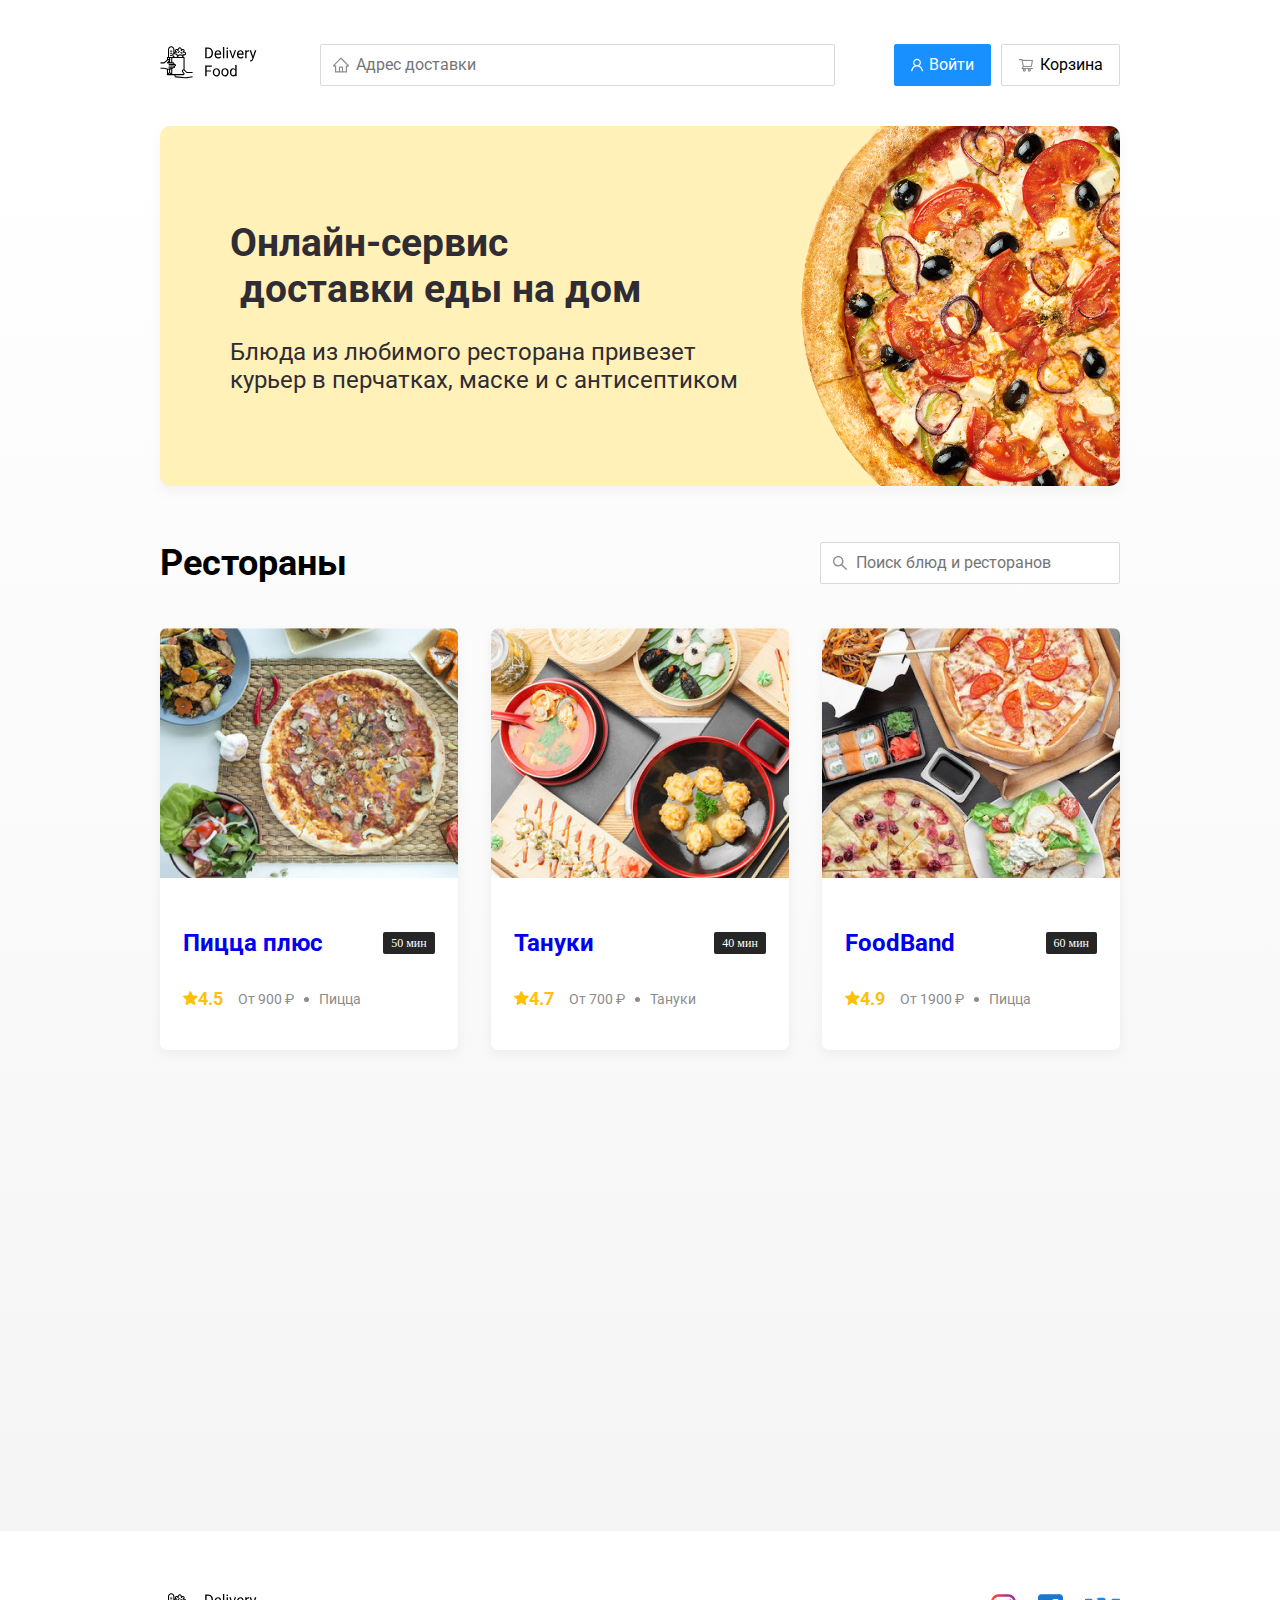
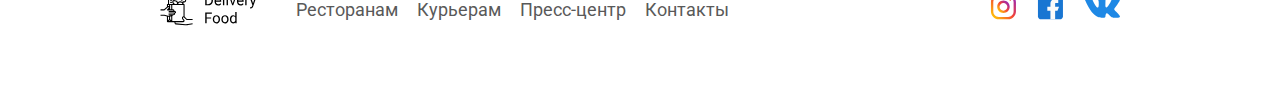
<file: index.html>
<!DOCTYPE html>
<html lang="ru">
<head>
	<meta charset="UTF-8">
	<title>Delivery Food - доставка еды на дом</title>
	<link href="https://fonts.googleapis.com/css?family=Roboto:400,700&display=swap&subset=cyrillic,cyrillic-ext" rel="stylesheet">
	<link rel="stylesheet" href="css/normalize.css">
	<link rel="stylesheet" type="text/css" href="css/animate.css">
	<link rel="stylesheet" href="css/style.css">
	<meta name="viewport" content="width=device-width, initial-scale=1.0 /">
</head>
<body>
	<div class="container">
		<header class="header">
			<a href="index.html" class="logo">
				<img src="img/logo.svg" alt="logo" >
			</a>
			<input type="text" class="input input-address" placeholder="Адрес доставки">
			<div class="buttons">
				<button class="button button-primary">
					<img src="img/user.svg" alt="user" class="button-icon">
				    <span class="button-text">Войти</span> 
				</button>
				<button class="button" id="cart-button">
					<img src="img/shopping-cart.svg" alt="shopping cart" class="button-icon">
					<span class="button-text">Корзина</span>
				</button>
			</div>
		</header>
	</div>

		<main class="main">
			<div class="container">

		<section class="promo">
			<h1 class="promo-title">Онлайн-сервис <br>  доставки еды на дом</h1>
			<p class="promo-text">Блюда из любимого ресторана привезет курьер в перчатках, маске и с антисептиком</p>
		</section>

		<section class="restaurants">
			<div class="section-heading">
				<h2 class="section-title">Рестораны</h2>
				<input type="text" class="input input-search" placeholder="Поиск блюд и ресторанов">
			</div>
			<div class="cards">

				<a href="restaurant.html" class="card wow fadeInUp" data-wow-delay=".2s">
					<img src="img/cards/image-1.jpg" class="card-image">
					<div class="card-text">
						<div class="card-heading">
							<h3 class="card-title">Пицца плюс</h3>
							<span class="card-tag tag">50 мин</span>
						</div>
						<div class="card-info">
							<div class="rating">
								<img src="img/rating.svg" class="rating-star">4.5
							</div>
							<div class="price">От 900 ₽</div>
							<div class="category">Пицца</div>
						</div>
						<!-- /.card-info -->
					</div>
				</a>
				<!-- /.card -->

				<a href="restaurant.html" class="card wow fadeInUp" data-wow-delay=".4s">
					<img src="img/cards/image-2.jpg" class="card-image">
					<div class="card-text">
						<div class="card-heading">
							<h3 class="card-title">Тануки</h3>
							<span class="card-tag tag">40 мин</span>
						</div>
						<div class="card-info">
							<div class="rating"><img src="img/rating.svg" class="rating-star">4.7
							</div>
							<div class="price">От 700 ₽</div>
							<div class="category">Тануки</div>
						</div>
						<!-- /.card-info -->
					</div>
				</a>
				<!-- /.card -->

				<a href="restaurant.html" class="card wow fadeInUp" data-wow-delay=".6s">
					<img src="img/cards/image-3.jpg" class="card-image">
					<div class="card-text">
						<div class="card-heading">
							<h3 class="card-title">FoodBand</h3>
							<span class="card-tag tag">60 мин</span>
						</div>
						<div class="card-info">
							<div class="rating"><img src="img/rating.svg" class="rating-star">4.9
							</div>
							<div class="price">От 1900 ₽</div>
							<div class="category">Пицца</div>
						</div>
						<!-- /.card-info -->
					</div>
				</a>
				<!-- /.card -->

				<a href="restaurant.html" class="card wow fadeInUp" data-wow-delay=".2s">
					<img src="img/cards/image-4.jpg" class="card-image">
					<div class="card-text">
						<div class="card-heading">
							<h3 class="card-title">Жадина-пицца</h3>
							<span class="card-tag tag">30 мин</span>
						</div>
						<div class="card-info">
							<div class="rating"><img src="img/rating.svg" class="rating-star">4.3
							</div>
							<div class="price">От 1000 ₽</div>
							<div class="category">Пицца</div>
						</div>
						<!-- /.card-info -->
					</div>
				</a>
				<!-- /.card -->

				<a href="restaurant.html" class="card wow fadeInUp" data-wow-delay=".4s">
					<img src="img/cards/image-5.jpg" class="card-image">
					<div class="card-text">
						<div class="card-heading">
							<h3 class="card-title">Точка еды</h3>
							<span class="card-tag tag">45 мин</span>
						</div>
						<div class="card-info">
							<div class="rating"><img src="img/rating.svg" class="rating-star">3.4
							</div>
							<div class="price">От 1200 ₽</div>
							<div class="category">Пицца</div>
						</div>
						<!-- /.card-info -->
					</div>
				</a>
				<!-- /.card -->

				<a href="restaurant.html" class="card wow fadeInUp" data-wow-delay=".6s">
					<img src="img/cards/image-6.jpg" class="card-image">
					<div class="card-text">
						<div class="card-heading">
							<h3 class="card-title">PizzaBurger</h3>
							<span class="card-tag tag">65 мин</span>
						</div>
						<div class="card-info">
							<div class="rating"><img src="img/rating.svg" class="rating-star">4.1
							</div>
							<div class="price">От 1900 ₽</div>
							<div class="category">Пицца</div>
						</div>
						<!-- /.card-info -->
					</div>
				</a>
				<!-- /.card -->

			</div>
			<!-- /.cards -->
		</section>
			</div>
			<!-- /.container -->
		</main>
		<!-- /.main -->

		<footer class="footer">
			<div class="container">
				<div class="footer-block">
					<img src="img/logo.svg" alt="logo" class="logo footer-logo">
					<nav class="footer-nav">
						<a href="#" class="footer-link">Ресторанам </a>
						<a href="#" class="footer-link">Курьерам</a>
						<a href="#" class="footer-link">Пресс-центр</a>
						<a href="#" class="footer-link">Контакты</a>	
					</nav>
					<div class="social-links">
						<a href="#" class="social-link"><img src="img/social-img/Group 1.svg"></a>
						<a href="#" class="social-link"><img src="img/social-img/Group 2.svg"></a>
						<a href="#" class="social-link"><img src="img/social-img/Group 3.svg"></a>
					</div>
				</div>
			</div>
		</footer>

		<div class="modal">
			<div class="modal-dialog">
				<div class="madal-header">
					<h3 class="modal-title">Корзина</h3>
					<button class="close">&times;</button>
				</div>
				<!-- /.madal-header -->
				<div class="modal-body">
					<div class="food-raw">
						<span class="food-name">Ролл угорь стандарт</span>
						<strong class="food-price">250 ₽</strong>
						<div class="food-counter">
							<button class="counter-button">-</button>
							<span class="counter">1</span>
							<button class="counter-button">+</button>
						</div>
					</div>
					<div class="food-raw">
						<span class="food-name">Ролл угорь стандарт</span>
						<strong class="food-price">250 ₽</strong>
						<div class="food-counter">
							<button class="counter-button">-</button>
							<span class="counter">1</span>
							<button class="counter-button">+</button>
						</div>
					</div>
					<div class="food-raw">
						<span class="food-name">Ролл угорь стандарт</span>
						<strong class="food-price">250 ₽</strong>
						<div class="food-counter">
							<button class="counter-button">-</button>
							<span class="counter">1</span>
							<button class="counter-button">+</button>
						</div>
					</div>
					<div class="food-raw">
						<span class="food-name">Ролл угорь стандарт</span>
						<strong class="food-price">250 ₽</strong>
						<div class="food-counter">
							<button class="counter-button">-</button>
							<span class="counter">1</span>
							<button class="counter-button">+</button>
						</div>
					</div>
					<div class="food-raw">
						<span class="food-name">Ролл угорь стандарт</span>
						<strong class="food-price">250 ₽</strong>
						<div class="food-counter">
							<button class="counter-button">-</button>
							<span class="counter">1</span>
							<button class="counter-button">+</button>
						</div>
					</div>
					<!-- /.foods-raw -->
				</div>
				<!-- /.modal-body -->
				<div class="modal-footer">
					<span class="modal-pricetag">1250 ₽</span>
					<div class="footer-buttons">
						<button class="button button-primary">Оформить заказ</button>
						<button class="button">Отмена</button>	
					</div>
				</div>
				<!-- /.modal-footer -->
			</div>
			<!-- /.modal-dialog -->
		</div>

		<script type="text/javascript" src="js/wow.min.js"></script>
		<script type="text/javascript" src="js/main.js"></script>

</body>
</html>
</file>
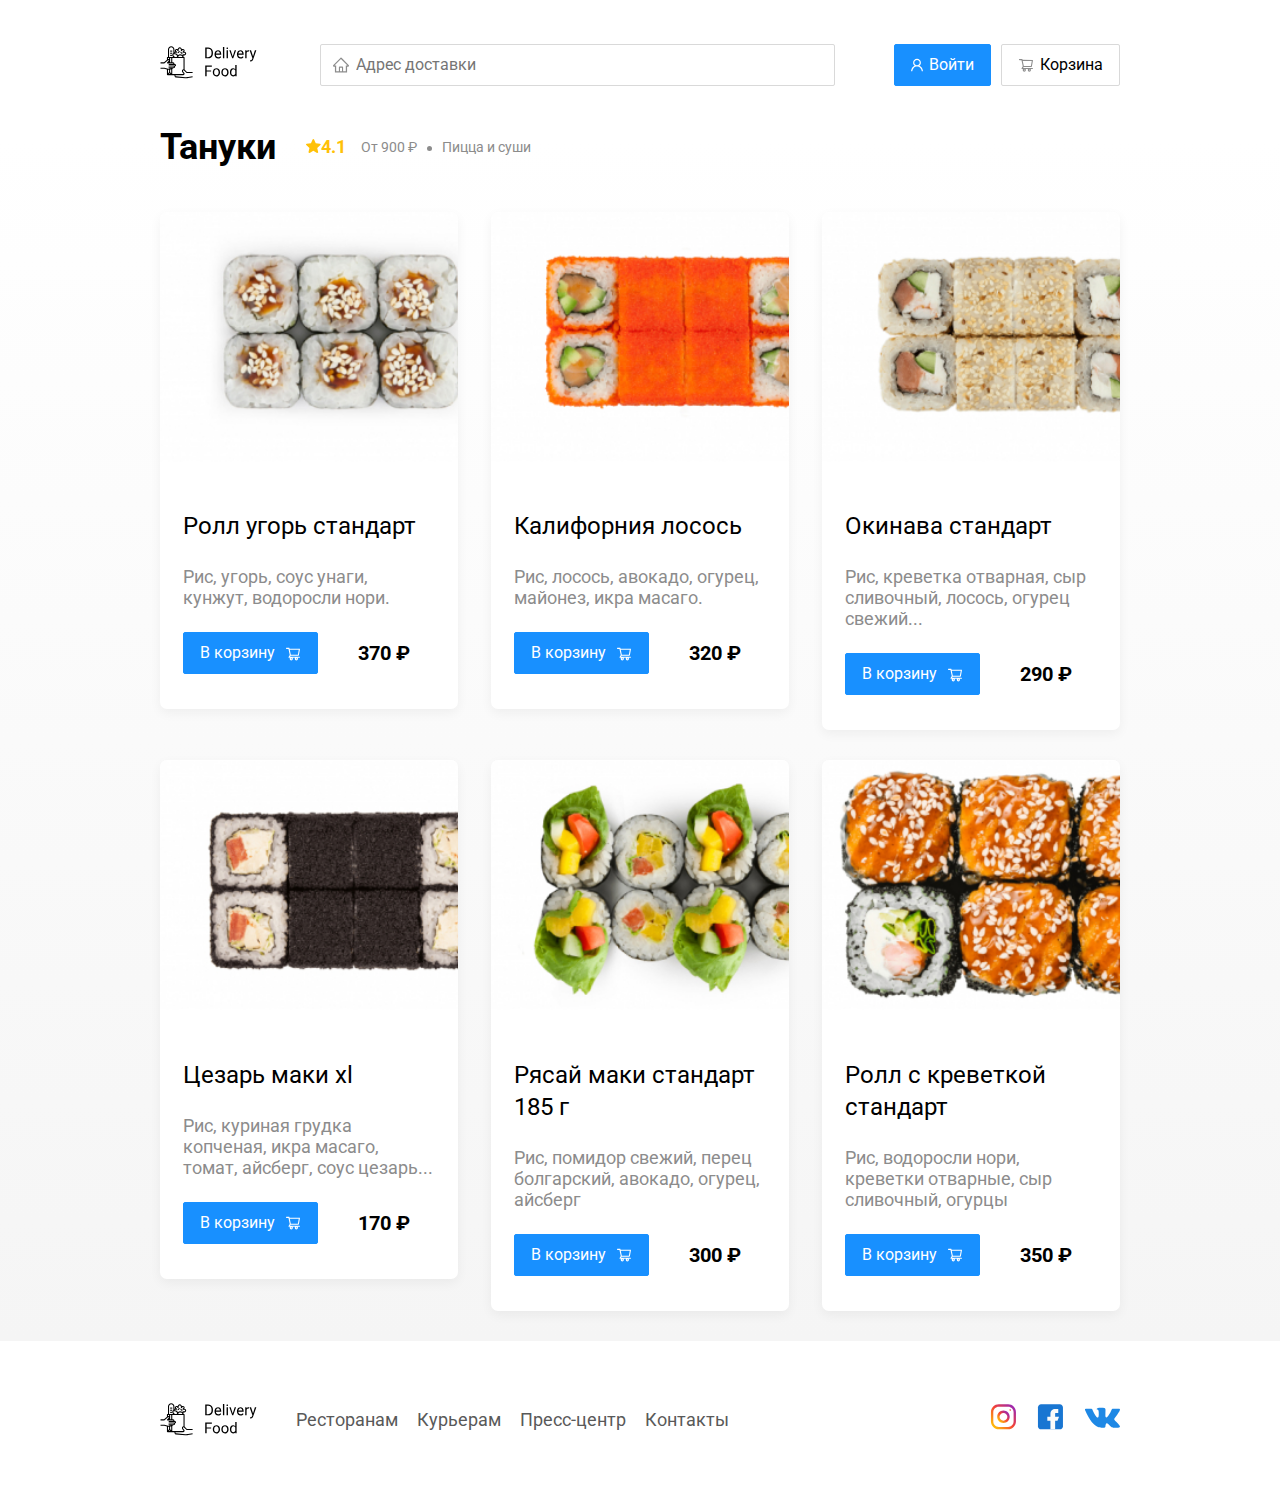
<file: restaurant.html>
<!DOCTYPE html>
<html lang="ru">
<head>
	<meta charset="UTF-8">
	<title>PizzaBurger - доставка еды на дом</title>
	<link href="https://fonts.googleapis.com/css?family=Roboto:400,700&display=swap&subset=cyrillic,cyrillic-ext" rel="stylesheet">
	<link rel="stylesheet" href="css/normalize.css">
	<link rel="stylesheet" type="text/css" href="css/animate.css">
	<link rel="stylesheet" href="css/style.css">
	<meta name="viewport" content="width=device-width, initial-scale=1.0 /">
</head>
<body>
	<div class="container">
		<header class="header">
			<a href="index.html" class="logo ">
				<img src="img/logo.svg" alt="logo " >
			</a>
			<input type="text" class="input input-address" placeholder="Адрес доставки">
			<div class="buttons">
				<button class="button button-primary">
					<img src="img/user.svg" alt="user" class="button-icon">
				    <span class="button-text">Войти</span> 
				</button>
				<button class="button" id="cart-button">
					<img src="img/shopping-cart.svg" alt="shopping cart" class="button-icon">
					<span class="button-text">Корзина</span>
				</button>
			</div>
		</header>
	</div>

		<main class="main">
			<div class="container">


		<section class="restaurants">
			<div class="section-heading">
				<h2 class="section-title">Тануки</h2>
				<div class="card-info">
					<div class="rating"><img src="img/rating.svg" class="rating-star">4.1
					</div>
					<div class="price">От 900 ₽</div>
					<div class="category">Пицца  и суши</div>
				</div>
			</div>
			<div class="cards">

				<div class="card wow fadeInUp" data-wow-delay=".2s">
					<img src="img/restourant/image-1.jpg" class="card-image">
					<div class="card-text">
						<div class="card-heading">
							<h3 class="card-title card-title-reg">Ролл угорь стандарт</h3>
						</div>
						<div class="card-info">
							<div class="ingredients">Рис, угорь, соус унаги, кунжут, водоросли нори.</div>
						</div>
						<!-- /.card-info -->
						<div class="card-buttons">
							<button class="button button-primary">
								<span class="button-card-text">В корзину</span>
								<img src="img/shopping-cart-button.svg" class="button-card-image">
							</button>
							<strong class="card-price-bold">370 ₽</strong>
						</div>
					</div>
				</div>
				<!-- /.card -->

				<div class="card wow fadeInUp" data-wow-delay=".4s">
					<img src="img/restourant/image-2.jpg" class="card-image">
					<div class="card-text">
						<div class="card-heading">
							<h3 class="card-title card-title-reg">Калифорния лосось </h3>
						</div>
						<div class="card-info">
							<div class="ingredients">Рис, лосось, авокадо, огурец, майонез, икра масаго.</div>
						</div>
						<!-- /.card-info -->
						<div class="card-buttons">
							<button class="button button-primary">
								<span class="button-card-text">В корзину</span>
								<img src="img/shopping-cart-button.svg" class="button-card-image">
							</button>
							<strong class="card-price-bold">320 ₽</strong>
						</div>
					</div>
				</div>
				<!-- /.card -->

				<div class="card wow fadeInUp" data-wow-delay=".6s">
					<img src="img/restourant/image-3.jpg" class="card-image">
					<div class="card-text">
						<div class="card-heading">
							<h3 class="card-title card-title-reg">Окинава стандарт</h3>
						</div>
						<div class="card-info">
							<div class="ingredients">Рис, креветка отварная, сыр сливочный, лосось, огурец свежий...</div>
						</div>
						<!-- /.card-info -->
						<div class="card-buttons">
							<button class="button button-primary">
								<span class="button-card-text">В корзину</span>
								<img src="img/shopping-cart-button.svg" class="button-card-image">
							</button>
							<strong class="card-price-bold">290 ₽</strong>
						</div>
					</div>
				</div>
				<!-- /.card -->

				<div class="card wow fadeInUp" data-wow-delay=".2s">
					<img src="img/restourant/image-4.jpg" class="card-image">
				<div class="card-text">
						<div class="card-heading">
							<h3 class="card-title card-title-reg">Цезарь маки хl</h3>
						</div>
						<div class="card-info">
							<div class="ingredients">Рис, куриная грудка копченая, икра масаго, томат, айсберг, соус цезарь...</div>
						</div>
						<!-- /.card-info -->
						<div class="card-buttons">
							<button class="button button-primary">
								<span class="button-card-text">В корзину</span>
								<img src="img/shopping-cart-button.svg" class="button-card-image">
							</button>
							<strong class="card-price-bold">170 ₽</strong>
						</div>
					</div>
				</div>
				<!-- /.card -->

				<div class="card wow fadeInUp" data-wow-delay=".4s">
					<img src="img/restourant/image-5.jpg" class="card-image">
					<div class="card-text">
						<div class="card-heading">
							<h3 class="card-title card-title-reg">Рясай маки стандарт 185 г</h3>
						</div>
						<div class="card-info">
							<div class="ingredients">Рис, помидор свежий, перец болгарский, авокадо, огурец, айсберг</div>
						</div>
						<!-- /.card-info -->
						<div class="card-buttons">
							<button class="button button-primary">
								<span class="button-card-text">В корзину</span>
								<img src="img/shopping-cart-button.svg" class="button-card-image">
							</button>
							<strong class="card-price-bold">300 ₽</strong>
						</div>
					</div>
				</div>
				<!-- /.card -->

				<div class="card wow fadeInUp" data-wow-delay=".6s">
					<img src="img/restourant/image-6.jpg" class="card-image">
					<div class="card-text">
						<div class="card-heading">
							<h3 class="card-title card-title-reg">Ролл с креветкой стандарт</h3>
						</div>
						<div class="card-info">
							<div class="ingredients">Рис, водоросли нори, креветки отварные, сыр сливочный, огурцы</div>
						</div>
						<!-- /.card-info -->
						<div class="card-buttons">
							<button class="button button-primary">
								<span class="button-card-text">В корзину</span>
								<img src="img/shopping-cart-button.svg" class="button-card-image">
							</button>
							<strong class="card-price-bold">350 ₽</strong>
						</div>
					</div>
				</div>
				<!-- /.card -->

			</div>
			<!-- /.cards -->
		</section>
			</div>
			<!-- /.container -->
		</main>
		<!-- /.main -->

		<footer class="footer">
			<div class="container">
				<div class="footer-block">
					<img src="img/logo.svg" alt="logo" class="logo footer-logo">
					<nav class="footer-nav">
						<a href="#" class="footer-link">Ресторанам </a>
						<a href="#" class="footer-link">Курьерам</a>
						<a href="#" class="footer-link">Пресс-центр</a>
						<a href="#" class="footer-link">Контакты</a>	
					</nav>
					<div class="social-links">
						<a href="#" class="social-link"><img src="img/social-img/Group 1.svg"></a>
						<a href="#" class="social-link"><img src="img/social-img/Group 2.svg"></a>
						<a href="#" class="social-link"><img src="img/social-img/Group 3.svg"></a>
					</div>
				</div>
			</div>
		</footer>

		<div class="modal">
			<div class="modal-dialog">
				<div class="madal-header">
					<h3 class="modal-title">Корзина</h3>
					<button class="close">&times;</button>
				</div>
				<!-- /.madal-header -->
				<div class="modal-body">
					<div class="food-raw">
						<span class="food-name">Ролл угорь стандарт</span>
						<strong class="food-price">250 ₽</strong>
						<div class="food-counter">
							<button class="counter-button">-</button>
							<span class="counter">1</span>
							<button class="counter-button">+</button>
						</div>
					</div>
					<div class="food-raw">
						<span class="food-name">Ролл угорь стандарт</span>
						<strong class="food-price">250 ₽</strong>
						<div class="food-counter">
							<button class="counter-button">-</button>
							<span class="counter">1</span>
							<button class="counter-button">+</button>
						</div>
					</div>
					<div class="food-raw">
						<span class="food-name">Ролл угорь стандарт</span>
						<strong class="food-price">250 ₽</strong>
						<div class="food-counter">
							<button class="counter-button">-</button>
							<span class="counter">1</span>
							<button class="counter-button">+</button>
						</div>
					</div>
					<div class="food-raw">
						<span class="food-name">Ролл угорь стандарт</span>
						<strong class="food-price">250 ₽</strong>
						<div class="food-counter">
							<button class="counter-button">-</button>
							<span class="counter">1</span>
							<button class="counter-button">+</button>
						</div>
					</div>
					<div class="food-raw">
						<span class="food-name">Ролл угорь стандарт</span>
						<strong class="food-price">250 ₽</strong>
						<div class="food-counter">
							<button class="counter-button">-</button>
							<span class="counter">1</span>
							<button class="counter-button">+</button>
						</div>
					</div>
					<!-- /.foods-raw -->
				</div>
				<!-- /.modal-body -->
				<div class="modal-footer">
					<span class="modal-pricetag">1250 ₽</span>
					<div class="footer-buttons">
						<button class="button button-primary">Оформить заказ</button>
						<button class="button">Отмена</button>	
					</div>
				</div>
				<!-- /.modal-footer -->
			</div>
			<!-- /.modal-dialog -->
		</div>

		<script type="text/javascript" src="js/wow.min.js"></script>
		<script type="text/javascript" src="js/main.js"></script>

</body>
</html>
</file>
<file: css/style.css>
*{
	box-sizing: border-box;
}

body{
	font-family: 'Roboto', sans-serif;
	padding-top: 44px;
}

.container{
	max-width: 1200px;
    margin: auto;
}

.header{
	display: flex;
	align-items: center;
	justify-content: space-between;
	margin-bottom: 40px;
}

.input{
	background: #FFFFFF;
	border: 1px solid #D9D9D9;
	border-radius: 2px;
	font-size: 16px;
	line-height: 24px;
	padding: 8px;
	padding-left: 35px;
	background-repeat: no-repeat;
	background-position: left 11px center;
}

.input-address{
	flex: .8;
	background-image: url(../img/home.svg);
}

.input-search{
	width: 300px;
	background-image: url(../img/lupa.svg);
	margin-left: auto;
}

.buttons{
	display: flex;
	align-items: center;
}

.button{
	display: flex;
	align-items: center;
	padding: 8px 16px;
	background: #FFFFFF;
	border: 1px solid #D9D9D9;
	box-sizing: border-box;
	box-shadow: 0px 0px 2px rgba(0, 0, 0, 0.0015);
	border-radius: 2px;
	font-size: 16px;
	line-height: 24px;
}

.button-primary{
	background: #1890FF;
	border: 1px solid #1890FF;
	color:#fff;
	margin-right: 10px;
}

.button-icon{
	margin-right: 6px;
}

.button-card-text{
	margin-right: 10px;
}

.main{
	background: linear-gradient(180deg, rgba(245, 245, 245, 0) 1.04%, #F5F5F5 100%);
}

.promo {
	box-shadow: 0 7px 12px rgba(158, 158, 163, 0.1);
	background: #FFF1B8 url(../img/promo-img.png) no-repeat top -100px right -247px / 924px;
	border-radius: 10px;
	padding: 68px 70px;
	margin-bottom: 56px;
}

.promo-title{
	font-style: normal;
	font-weight: bold;
	font-size: 39px;
	line-height: 46px;
	color: #302C34;
}

.promo-text{
	max-width: 538px;
	font-style: normal;
	font-weight: normal;
	font-size: 24px;
	line-height: 28px;

	color: #302C34;
}

.section-heading{
	display: flex;
	align-items: center;
	margin-bottom: 44px;
}

.section-title{
	font-style: normal;
	font-weight: bold;
	font-size: 36px;
	line-height: 42px;
	margin: 0;
	margin-right: 30px;
}

.cards{
	display: flex;
	align-items: flex-start;
	flex-wrap: wrap;
	justify-content: space-between;
}

.card{
	background: #FFFFFF;
	box-shadow: 0px 4px 12px rgba(0, 0, 0, 0.05);
	border-radius: 7px;
	overflow: hidden;
	margin-bottom: 30px;
	flex-basis: 31%;
	text-decoration: none;
}

.card-image{
	width: 384px;
	height: 250px;
	object-fit: cover;
}

.card-text{
	padding-top: 20px;
	padding-bottom: 35px;
	padding-left: 23px;
	padding-right: 23px;
}

.card-heading{
	display: flex;
	align-items: center;
	justify-content: space-between;
}

.card-title{
	font-style: normal;
	font-weight: bold;
	font-size: 24px;
	line-height: 32px;
}

.card-title-reg{
	font-weight: normal;
}

.card-tag{
	font-family: SF Pro Display;
	font-size: 12px;
	line-height: 20px;
	color: #FFFFFF;
	background: #262626;
	border-radius: 2px;
	padding: 1px 8px;
}

.card-info{
	display: flex;
	align-items: center;
	flex-wrap: wrap;
}

.card-buttons{
	display: flex;
	align-items: center;
	margin-top: 24px;
}

.card-price-bold{
	font-style: normal;
	font-weight: bold;
	font-size: 20px;
	line-height: 32px;
	color: #000000;
	margin-left: 30px;
}

.rating{
	margin-right: 26px;
	color: #FFC107;
	font-weight: bold;
	font-size: 18px;
	line-height: 32px;
}

.price, 
.category{
	color: #8C8C8C;
	font-weight: normal;
	font-size: 18px;
	line-height: 32px;
}

.catigory{
	text-overflow: ellipsis;
	overflow: hidden;
	white-space: nowrap;
	max-width: 150px;
}

.ingredients{
	font-family: Roboto;
	font-style: normal;
	font-weight: normal;
	font-size: 18px;
	line-height: 21px;
	color: #8C8C8C;
}

.price{
	margin-right: 10px;
}

.price:after{
	content: "";
	width: 5px;
	height: 5px;
	background-color: #8C8C8C;
	display: inline-block;
	vertical-align: middle;
	border-radius: 50%;
	margin-left: 10px;
}

.footer{
	padding: 60px 0;
}

.footer-block{
	display: flex;
	align-items: center;
	justify-content: space-between;
}

.footer-nav{
	margin-left: 35px;
	margin-right: auto;
}

.footer-link{
	display: inline-block;
	font-weight: normal;
	font-size: 18px;
	line-height: 21px;
	color: #595959;
	text-decoration: none;
}

.footer-link:not(:last-child){
	margin-right: 15px;
}

.social-links{
	display: flex;
	align-items: center;
}

.social-link:not(:last-child){
	margin-right: 21px;
}

.modal {
	position: fixed;
	left: 0;
	top: 0;
	width: 100%;
	height: 100%;
	background: rgba(0, 0, 0, 0.4);
	display: none;
}

.is-open{
	display: flex;
}

.modal-dialog{
	max-width: 780px;
	width: 95%;
	background: #FFFFFF;
	border-radius: 5px;
	margin: auto;
	padding: 40px 45px;
}

.modal-title{
	margin: 0;
	font-weight: bold;
	font-size: 36px;
	line-height: 42px;
	color: #000000;
}

.madal-header{
	display: flex;
	align-items: center;
	justify-content: space-between;
	margin-bottom: 45px;
}

.close{
	font-size: 36px;
	border: none;
	background-color: transparent;
}

.modal-body{
	margin-bottom: 52px;
}

.food-raw{
	display: flex;
	align-items: flex-start;
	justify-content: space-between;
	padding-bottom: 8px;
	border-bottom: 1px solid #D9D9D9;
	margin-bottom: 15px;

}

.food-name{
	font-style: normal;
	font-weight: normal;
	font-size: 18px;
	line-height: 32px;
	color: #000000;
}

.food-price{
	margin-left: auto;
	margin-right: 47px;
	font-weight: bold;
	font-size: 20px;
	line-height: 32px;
	color: #000000;
}

.food-counter{
	display: flex;
	align-items: center;
}

.counter-button{
	display: flex;
	align-items: center;
	justify-content: center;
	width: 39px;
	height: 32px;
	background: #FFFFFF;
	border: 1px solid #40A9FF;
	box-sizing: border-box;
	border-radius: 2px;
	font-family: SF Pro Display;
	font-style: normal;
	font-weight: normal;
	font-size: 14px;
	line-height: 22px;
	color: #40A9FF;
}

.counter{
	font-weight: normal;
	font-size: 16px;
	line-height: 24px;
	margin-left: 10px;
	margin-right: 10px;
}

.modal-footer{
	display: flex;
	align-items: center;
	justify-content: space-between;
}

.footer-buttons{
	display: flex;
	align-items: center;
}

.modal-pricetag{
	background: #262626;
	border-radius: 5px;
	color: #fff;
	padding: 15px 20px;
	font-weight: bold;
	font-size: 20px;
	line-height: 23px;
}

@media (max-width: 1366px){

	.container{
		max-width: 960px;
	}

	.promo{
		background-position: center right -300px ;
		background-size: 750px;
	}

	.rating{
		margin-right: 15px;
	}

	.category,
	.price{
		font-size: 14px;
	}

}

@media (max-width: 992px){

	.container{
		max-width: 750px;
	}

	.promo{
		padding: 50px;
		background-size: 500px;
		background-position: center right -220px;
	}

	.promo-text{
		font-size: 18px;
		max-width: 400px;
	}

	.card{
		flex-basis: 49%;
	}

	.footer-link{
		font-size: 16px;
	}

}

@media(max-width: 768px){

	.container{
		max-width: 560px;
	}

	.card-info{
		flex-wrap: wrap;
	}

	.card .rating{
		flex-basis: 100%;
	}

	.card-title{
		font-size: 18px; 
	}

	.promo{
		background-size: 400px;
		background-position: bottom 50px right -200px;
	}

	.promo-title{
		font-size:  24px;
		line-height: 1.4;
	}

	.promo-text{
		margin-top: 0;
	}

}

@media(max-width: 578px){

	.container{
		width: 90%;
	}

	.header{
		flex-wrap: wrap;
	}

	.input-address{
		margin-top: 15px;
		order: 5;
		flex: 1;
	}

	.promo{
		background-image: none; 
	}

	.promo-title{
		margin-bottom: 10px;
	}

	.section-title{
		font-size: 20px;
	}

	.card{
		flex-basis: 100%
	}

	.card-image{
		width: 100%;
	}

	.footer{
		padding: 30px 0;
	}

	.footer-block{
		align-items: flex-start;
	}

	.footer-nav{
		order: 0;
		margin: 0;
	}

	.footer-logo{
		margin-right: 15px;
		order: 1;
	}

	.social-links{
		order: 2;
	}

}

@media(max-width: 480px){

	.button{
		min-height: 40px;
	}

	.button-icon{
		margin: 0;
	}

	.button-text{
		display: none;
	}

	.promo{
		padding: 20px;
	}

	.section-heading{
		flex-wrap: wrap; 
	}

	.footer-block{
		flex-wrap: wrap;
		flex-direction: column;
		align-items: center;
	}

	.footer-logo{
		order: 0;
		margin-bottom: 20px;
	}

	.footer-nav{
		margin-bottom: 20px;
		text-align: center;
	}

	.footer-link:not(:last-child){
		margin-right: 0;
	}

}
</file>
